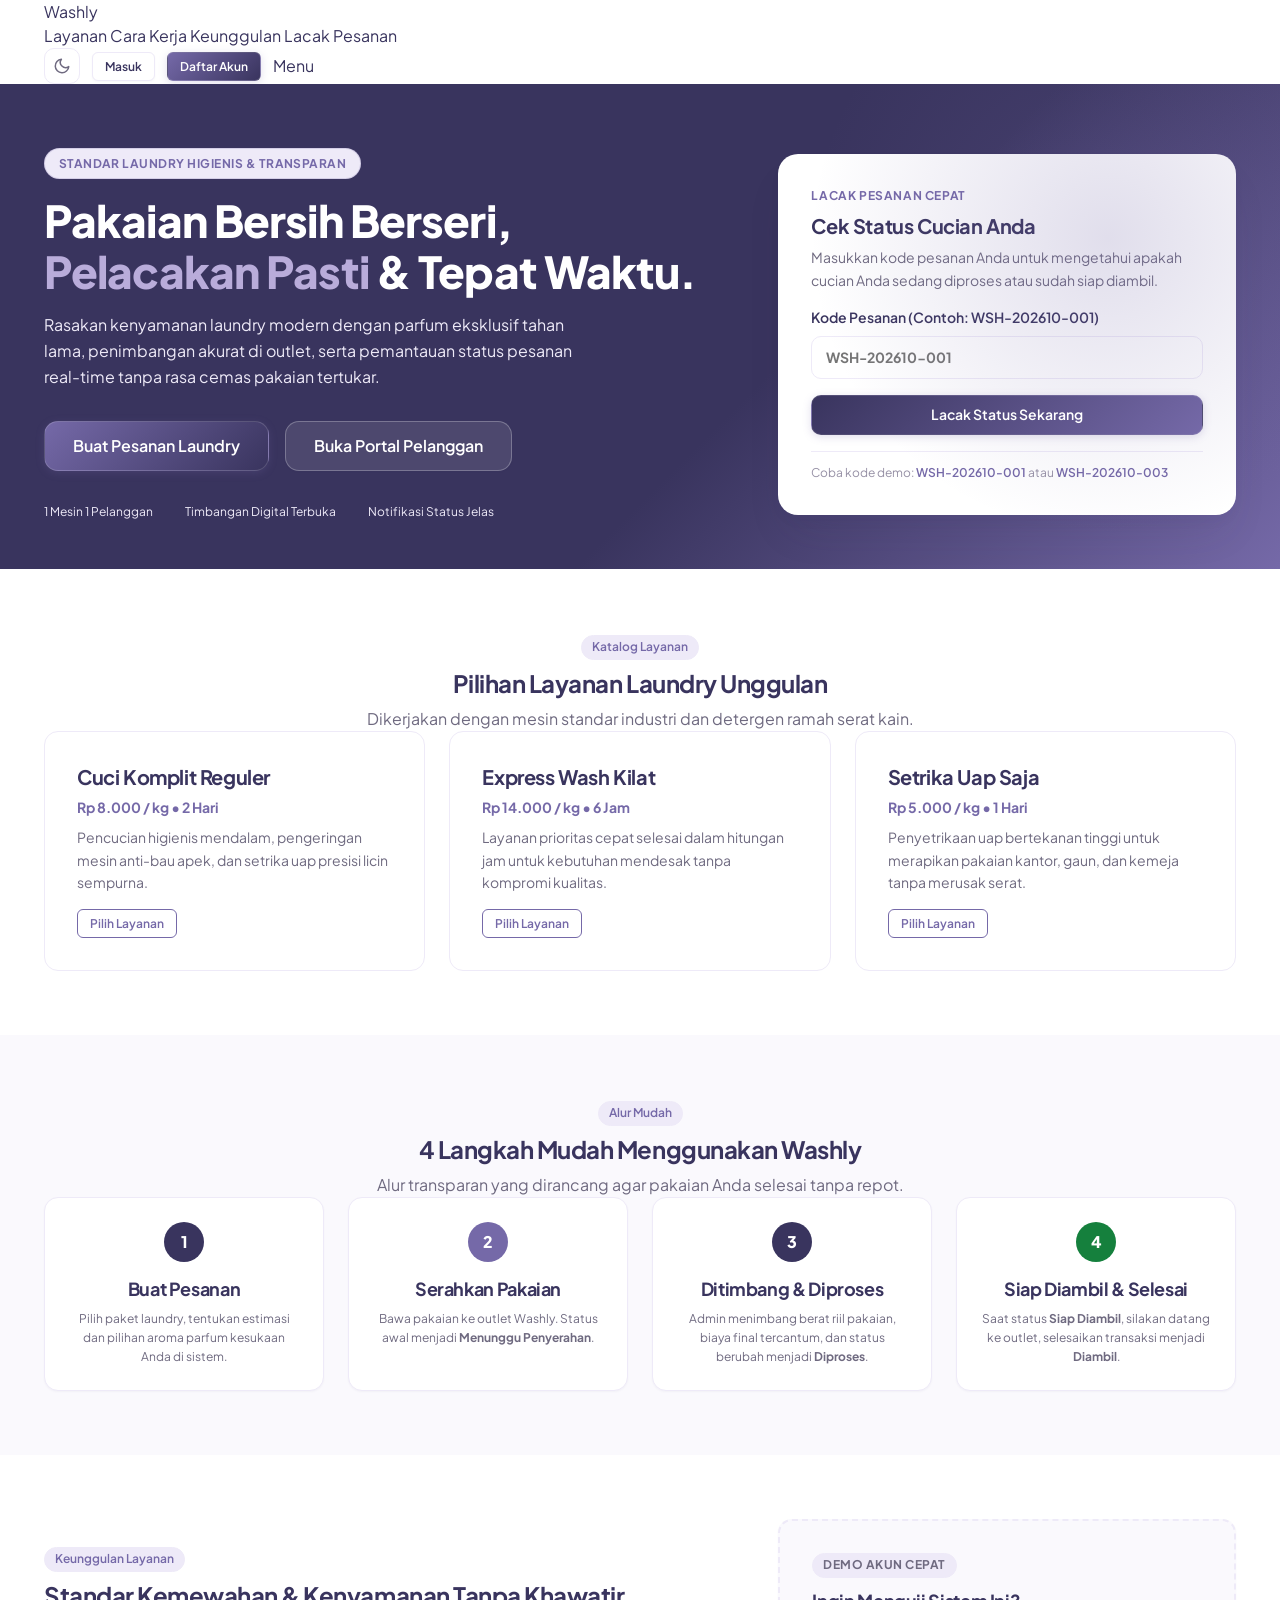
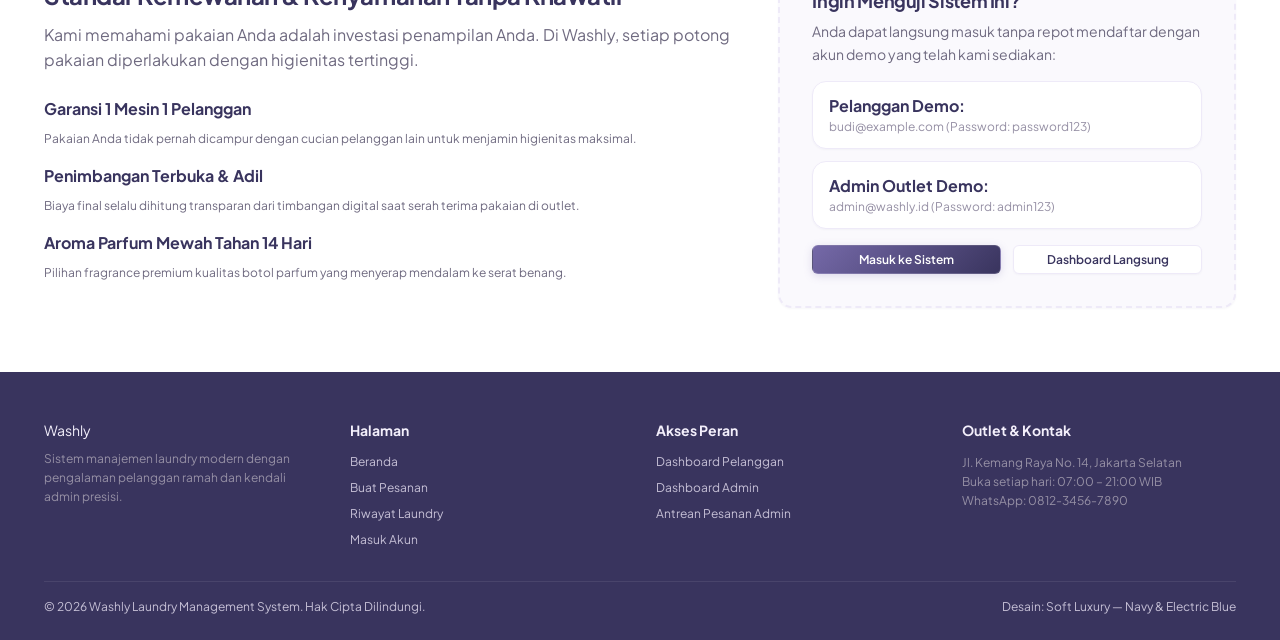
<file: index.html>
<!DOCTYPE html>
<html lang="id">
<head>
  <meta charset="UTF-8">
  <meta name="viewport" content="width=device-width, initial-scale=1.0">
  <title>Washly Layanan Laundry Modern, Cepat & Terpercaya</title>
  <script>
    (function() {
      try {
        const theme = localStorage.getItem('washly_theme');
        if (theme === 'dark') {
          document.documentElement.setAttribute('data-theme', 'dark');
        } else {
          document.documentElement.setAttribute('data-theme', 'light');
        }
      } catch (e) {}
    })();
  </script>
  <meta name="description" content="Sistem manajemen dan layanan laundry modern dengan pelacakan status pesanan real-time, penimbangan presisi, dan parfum mewah tahan lama.">
  
  <link rel="stylesheet" href="css/reset.css">
  <link rel="stylesheet" href="css/global.css">
  <link rel="stylesheet" href="css/components.css">
  <link rel="stylesheet" href="css/responsive.css">
  <style>
    /* Hero section styles */
    .landing-hero {
      background: linear-gradient(135deg, var(--color-primary-navy) 0%, var(--color-navy-dark) 60%, var(--color-navy-light) 100%);
      color: #FFFFFF;
      padding: var(--space-3xl) 0 var(--space-2xl);
      position: relative;
      overflow: hidden;
    }

    .landing-hero::before {
      content: '';
      position: absolute;
      top: -30%;
      right: -10%;
      width: 600px;
      height: 600px;
      background: radial-gradient(circle, var(--color-electric-blue-glow) 0%, transparent 70%);
      border-radius: 50%;
      pointer-events: none;
    }

    .hero-grid {
      display: grid;
      grid-template-columns: 1.2fr 0.8fr;
      gap: var(--space-2xl);
      align-items: center;
    }

    .hero-badge {
      display: inline-flex;
      align-items: center;
      gap: var(--space-xs);
      background: var(--color-electric-blue-light);
      border: 1px solid var(--color-electric-blue-glow);
      color: var(--color-electric-blue);
      padding: 0.35rem 0.85rem;
      border-radius: var(--radius-full);
      font-size: var(--font-size-xs);
      font-weight: 700;
      letter-spacing: 0.04em;
      margin-bottom: var(--space-md);
    }

    .hero-title {
      font-size: 2.75rem;
      color: #FFFFFF;
      line-height: 1.15;
      margin-bottom: var(--space-md);
      font-weight: 800;
    }

    .hero-title span {
      color: #B9ACDA;
    }

    .hero-desc {
      color: #EEEAF8;
      font-size: var(--font-size-base);
      line-height: 1.6;
      margin-bottom: var(--space-xl);
      max-width: 540px;
    }

    .hero-tracking-card {
      background: var(--color-surface);
      color: var(--color-text-primary);
      border-radius: var(--radius-xl);
      padding: var(--space-xl);
      box-shadow: var(--shadow-xl);
      border: 1px solid rgba(255, 255, 255, 0.1);
    }

    .feature-card {
      background: var(--color-surface);
      border: 1px solid var(--color-border);
      border-radius: var(--radius-lg);
      padding: var(--space-xl);
      transition: all var(--transition-fast);
    }

    .feature-card:hover {
      border-color: var(--color-electric-blue);
      transform: translateY(-4px);
      box-shadow: var(--shadow-md);
    }

    .feature-icon-wrapper {
      width: 52px;
      height: 52px;
      border-radius: var(--radius-md);
      background-color: var(--color-electric-blue-light);
      color: var(--color-electric-blue);
      display: flex;
      align-items: center;
      justify-content: center;
      margin-bottom: var(--space-md);
    }

    .step-circle-number {
      width: 40px;
      height: 40px;
      border-radius: 50%;
      background: var(--color-primary-navy);
      color: #FFFFFF;
      font-weight: 800;
      display: flex;
      align-items: center;
      justify-content: center;
      margin-bottom: var(--space-sm);
    }

    @media (max-width: 900px) {
      .hero-grid {
        grid-template-columns: 1fr;
      }
    }
  </style>
</head>
<body>

  <!-- Navigation Bar -->
  <header class="app-header" style="position: sticky; top: 0; background: var(--color-surface); box-shadow: var(--shadow-xs);">
    <div class="container header-container">
      <a href="index.html" class="brand-logo" id="header-brand-logo">
        <span>Washly</span>
      </a>

      <nav class="nav-menu" id="landing-nav-menu">
        <a href="#layanan" class="nav-link">Layanan</a>
        <a href="#cara-kerja" class="nav-link">Cara Kerja</a>
        <a href="#keunggulan" class="nav-link">Keunggulan</a>
        <a href="#lacak" class="nav-link">Lacak Pesanan</a>
      </nav>

      <div class="flex items-center gap-sm">
        <button type="button" class="theme-toggle-btn" id="theme-toggle" aria-label="Beralih ke mode gelap" title="Beralih Mode Gelap / Terang">
          <span class="theme-toggle-icon icon-sun" aria-hidden="true">
            <svg width="18" height="18" viewBox="0 0 24 24" fill="none" stroke="currentColor" stroke-width="2" stroke-linecap="round" stroke-linejoin="round"><circle cx="12" cy="12" r="5"></circle><line x1="12" y1="1" x2="12" y2="3"></line><line x1="12" y1="21" x2="12" y2="23"></line><line x1="4.22" y1="4.22" x2="5.64" y2="5.64"></line><line x1="18.36" y1="18.36" x2="19.78" y2="19.78"></line><line x1="1" y1="12" x2="3" y2="12"></line><line x1="21" y1="12" x2="23" y2="12"></line><line x1="4.22" y1="19.78" x2="5.64" y2="18.36"></line><line x1="18.36" y1="5.64" x2="19.78" y2="4.22"></line></svg>
          </span>
          <span class="theme-toggle-icon icon-moon" aria-hidden="true">
            <svg width="18" height="18" viewBox="0 0 24 24" fill="none" stroke="currentColor" stroke-width="2" stroke-linecap="round" stroke-linejoin="round"><path d="M21 12.79A9 9 0 1 1 11.21 3 7 7 0 0 0 21 12.79z"></path></svg>
          </span>
        </button>
        <a href="login.html" class="btn btn-secondary btn-sm" id="btn-nav-login">Masuk</a>
        <a href="register.html" class="btn btn-primary btn-sm" id="btn-nav-register">Daftar Akun</a>
        <button type="button" class="mobile-nav-toggle" aria-label="Toggle navigasi">Menu</button>
      </div>
    </div>
  </header>

  <!-- Hero Section -->
  <section class="landing-hero">
    <div class="container">
      <div class="hero-grid">
        <div>
          <div class="hero-badge">
            <span>STANDAR LAUNDRY HIGIENIS & TRANSPARAN</span>
          </div>
          <h1 class="hero-title">
            Pakaian Bersih Berseri, <br>
            <span>Pelacakan Pasti</span> & Tepat Waktu.
          </h1>
          <p class="hero-desc">
            Rasakan kenyamanan laundry modern dengan parfum eksklusif tahan lama, penimbangan akurat di outlet, serta pemantauan status pesanan real-time tanpa rasa cemas pakaian tertukar.
          </p>
          <div class="flex items-center gap-md flex-wrap">
            <a href="customer/order.html" class="btn btn-primary btn-lg" id="btn-hero-order">
              Buat Pesanan Laundry
            </a>
            <a href="login.html" class="btn btn-secondary btn-lg" style="background: rgba(255,255,255,0.1); color:#FFFFFF; border-color: rgba(255,255,255,0.25);">
              Buka Portal Pelanggan
            </a>
          </div>

          <div class="flex items-center gap-xl mt-xl flex-wrap" style="color: #EEEAF8; font-size: var(--font-size-xs);">
            <div>1 Mesin 1 Pelanggan</div>
            <div>Timbangan Digital Terbuka</div>
            <div>Notifikasi Status Jelas</div>
          </div>
        </div>

        <!-- Quick Tracking Box -->
        <div>
          <div class="hero-tracking-card" id="lacak">
            <div class="flex items-center gap-xs mb-xs" style="color: var(--color-electric-blue);">
              <span class="text-xs font-bold" style="letter-spacing: 0.05em; text-transform: uppercase;">Lacak Pesanan Cepat</span>
            </div>
            <h3 style="margin-bottom: var(--space-xs);">Cek Status Cucian Anda</h3>
            <p class="text-sm text-secondary mb-md">
              Masukkan kode pesanan Anda untuk mengetahui apakah cucian Anda sedang diproses atau sudah siap diambil.
            </p>

            <form id="landing-tracking-form">
              <div class="form-group mb-sm">
                <label for="tracking-code-input" class="form-label">Kode Pesanan (Contoh: WSH-202610-001)</label>
                <input type="text" id="tracking-code-input" class="form-control" placeholder="WSH-202610-001" required style="font-weight:700; text-transform:uppercase;">
              </div>
              <button type="submit" class="btn btn-navy" style="width: 100%;">
                Lacak Status Sekarang
              </button>
            </form>

            <div class="mt-md pt-sm text-xs text-muted" style="border-top: 1px solid var(--color-border);">
              Coba kode demo: <a href="customer/order-detail.html?id=WSH-202610-001" style="color:var(--color-electric-blue); font-weight:600;">WSH-202610-001</a> atau <a href="customer/order-detail.html?id=WSH-202610-003" style="color:var(--color-electric-blue); font-weight:600;">WSH-202610-003</a>
            </div>
          </div>
        </div>
      </div>
    </div>
  </section>

  <!-- Layanan Section -->
  <section class="section section-alternate" id="layanan" style="padding: var(--space-3xl) 0; background: var(--color-surface);">
    <div class="container">
      <div class="text-center mb-2xl">
        <span class="badge badge-service mb-xs">Katalog Layanan</span>
        <h2>Pilihan Layanan Laundry Unggulan</h2>
        <p style="max-width: 600px; margin: var(--space-xs) auto 0;">
          Dikerjakan dengan mesin standar industri dan detergen ramah serat kain.
        </p>
      </div>

      <div class="grid grid-cols-3 gap-lg" id="landing-services-grid">
        <!-- Rendered via config -->
        <div class="feature-card">
          <h3>Cuci Komplit Reguler</h3>
          <div class="text-sm font-bold mt-xs mb-xs" style="color:var(--color-electric-blue);">Rp 8.000 / kg • 2 Hari</div>
          <p class="text-sm text-secondary mb-md">Pencucian higienis mendalam, pengeringan mesin anti-bau apek, dan setrika uap presisi licin sempurna.</p>
          <a href="customer/order.html" class="btn btn-outline-primary btn-sm">Pilih Layanan</a>
        </div>

        <div class="feature-card">
          <h3>Express Wash Kilat</h3>
          <div class="text-sm font-bold mt-xs mb-xs" style="color:var(--color-electric-blue);">Rp 14.000 / kg • 6 Jam</div>
          <p class="text-sm text-secondary mb-md">Layanan prioritas cepat selesai dalam hitungan jam untuk kebutuhan mendesak tanpa kompromi kualitas.</p>
          <a href="customer/order.html" class="btn btn-outline-primary btn-sm">Pilih Layanan</a>
        </div>

        <div class="feature-card">
          <h3>Setrika Uap Saja</h3>
          <div class="text-sm font-bold mt-xs mb-xs" style="color:var(--color-electric-blue);">Rp 5.000 / kg • 1 Hari</div>
          <p class="text-sm text-secondary mb-md">Penyetrikaan uap bertekanan tinggi untuk merapikan pakaian kantor, gaun, dan kemeja tanpa merusak serat.</p>
          <a href="customer/order.html" class="btn btn-outline-primary btn-sm">Pilih Layanan</a>
        </div>
      </div>
    </div>
  </section>

  <!-- Cara Kerja Section -->
  <section class="section" id="cara-kerja" style="padding: var(--space-3xl) 0; background: var(--color-background);">
    <div class="container">
      <div class="text-center mb-2xl">
        <span class="badge badge-service mb-xs">Alur Mudah</span>
        <h2>4 Langkah Mudah Menggunakan Washly</h2>
        <p style="max-width: 600px; margin: var(--space-xs) auto 0;">
          Alur transparan yang dirancang agar pakaian Anda selesai tanpa repot.
        </p>
      </div>

      <div class="grid grid-cols-4 gap-lg">
        <div class="card" style="padding: var(--space-lg); text-align:center;">
          <div class="step-circle-number" style="margin: 0 auto var(--space-md);">1</div>
          <h4>Buat Pesanan</h4>
          <p class="text-xs text-secondary mt-xs">Pilih paket laundry, tentukan estimasi dan pilihan aroma parfum kesukaan Anda di sistem.</p>
        </div>

        <div class="card" style="padding: var(--space-lg); text-align:center;">
          <div class="step-circle-number" style="margin: 0 auto var(--space-md); background:var(--color-electric-blue);">2</div>
          <h4>Serahkan Pakaian</h4>
          <p class="text-xs text-secondary mt-xs">Bawa pakaian ke outlet Washly. Status awal menjadi <strong>Menunggu Penyerahan</strong>.</p>
        </div>

        <div class="card" style="padding: var(--space-lg); text-align:center;">
          <div class="step-circle-number" style="margin: 0 auto var(--space-md);">3</div>
          <h4>Ditimbang & Diproses</h4>
          <p class="text-xs text-secondary mt-xs">Admin menimbang berat riil pakaian, biaya final tercantum, dan status berubah menjadi <strong>Diproses</strong>.</p>
        </div>

        <div class="card" style="padding: var(--space-lg); text-align:center;">
          <div class="step-circle-number" style="margin: 0 auto var(--space-md); background:var(--color-success);">4</div>
          <h4>Siap Diambil & Selesai</h4>
          <p class="text-xs text-secondary mt-xs">Saat status <strong>Siap Diambil</strong>, silakan datang ke outlet, selesaikan transaksi menjadi <strong>Diambil</strong>.</p>
        </div>
      </div>
    </div>
  </section>

  <!-- Keunggulan Section -->
  <section class="section section-alternate" id="keunggulan" style="padding: var(--space-3xl) 0; background: var(--color-surface);">
    <div class="container">
      <div class="hero-grid">
        <div>
          <span class="badge badge-service mb-xs">Keunggulan Layanan</span>
          <h2>Standar Kemewahan & Kenyamanan Tanpa Khawatir</h2>
          <p class="text-secondary mt-sm mb-lg">
            Kami memahami pakaian Anda adalah investasi penampilan Anda. Di Washly, setiap potong pakaian diperlakukan dengan higienitas tertinggi.
          </p>

          <div class="flex flex-col gap-md">
            <div class="flex gap-md items-start">
              <div>
                <strong>Garansi 1 Mesin 1 Pelanggan</strong>
                <p class="text-xs text-secondary mt-xs">Pakaian Anda tidak pernah dicampur dengan cucian pelanggan lain untuk menjamin higienitas maksimal.</p>
              </div>
            </div>

            <div class="flex gap-md items-start">
              <div>
                <strong>Penimbangan Terbuka & Adil</strong>
                <p class="text-xs text-secondary mt-xs">Biaya final selalu dihitung transparan dari timbangan digital saat serah terima pakaian di outlet.</p>
              </div>
            </div>

            <div class="flex gap-md items-start">
              <div>
                <strong>Aroma Parfum Mewah Tahan 14 Hari</strong>
                <p class="text-xs text-secondary mt-xs">Pilihan fragrance premium kualitas botol parfum yang menyerap mendalam ke serat benang.</p>
              </div>
            </div>
          </div>
        </div>

        <div>
          <div class="card" style="padding: var(--space-xl); background: var(--color-background); border: 2px dashed var(--color-border);">
            <div class="flex items-center gap-xs mb-sm">
              <span class="badge badge-role">Demo Akun Cepat</span>
            </div>
            <h4>Ingin Menguji Sistem Ini?</h4>
            <p class="text-sm text-secondary mt-xs mb-md">
              Anda dapat langsung masuk tanpa repot mendaftar dengan akun demo yang telah kami sediakan:
            </p>
            <div class="flex flex-col gap-sm">
              <div class="p-sm card" style="padding: var(--space-sm) var(--space-md);">
                <strong>Pelanggan Demo:</strong>
                <div class="text-xs text-muted">budi@example.com (Password: password123)</div>
              </div>
              <div class="p-sm card" style="padding: var(--space-sm) var(--space-md);">
                <strong>Admin Outlet Demo:</strong>
                <div class="text-xs text-muted">admin@washly.id (Password: admin123)</div>
              </div>
            </div>
            <div class="flex gap-sm mt-md">
              <a href="login.html" class="btn btn-primary btn-sm" style="flex:1;">Masuk ke Sistem</a>
              <a href="customer/dashboard.html" class="btn btn-secondary btn-sm" style="flex:1;">Dashboard Langsung</a>
            </div>
          </div>
        </div>
      </div>
    </div>
  </section>

  <!-- Footer -->
  <footer style="background-color: var(--color-navy-dark); color: #C6C0D6; padding: var(--space-2xl) 0 var(--space-lg); font-size: var(--font-size-sm); margin-top: auto;">
    <div class="container">
      <div class="grid grid-cols-4 gap-xl mb-xl">
        <div>
          <a href="index.html" class="brand-logo" style="color:#F3EFFB; margin-bottom: var(--space-sm);">
            <span>Washly</span>
          </a>
          <p class="text-xs text-muted mt-xs">
            Sistem manajemen laundry modern dengan pengalaman pelanggan ramah dan kendali admin presisi.
          </p>
        </div>

        <div>
          <strong style="color:#F3EFFB; display:block; margin-bottom:var(--space-sm);">Halaman</strong>
          <ul class="flex flex-col gap-xs text-xs">
            <li><a href="index.html" style="color:#C6C0D6;">Beranda</a></li>
            <li><a href="customer/order.html" style="color:#C6C0D6;">Buat Pesanan</a></li>
            <li><a href="customer/history.html" style="color:#C6C0D6;">Riwayat Laundry</a></li>
            <li><a href="login.html" style="color:#C6C0D6;">Masuk Akun</a></li>
          </ul>
        </div>

        <div>
          <strong style="color:#F3EFFB; display:block; margin-bottom:var(--space-sm);">Akses Peran</strong>
          <ul class="flex flex-col gap-xs text-xs">
            <li><a href="customer/dashboard.html" style="color:#C6C0D6;">Dashboard Pelanggan</a></li>
            <li><a href="admin/dashboard.html" style="color:#C6C0D6;">Dashboard Admin</a></li>
            <li><a href="admin/orders.html" style="color:#C6C0D6;">Antrean Pesanan Admin</a></li>
          </ul>
        </div>

        <div>
          <strong style="color:#F3EFFB; display:block; margin-bottom:var(--space-sm);">Outlet & Kontak</strong>
          <p class="text-xs text-muted">
            Jl. Kemang Raya No. 14, Jakarta Selatan<br>
            Buka setiap hari: 07:00 – 21:00 WIB<br>
            WhatsApp: 0812-3456-7890
          </p>
        </div>
      </div>

      <div class="pt-md flex items-center justify-between flex-wrap gap-sm text-xs" style="border-top: 1px solid rgba(255,255,255,0.08);">
        <div>&copy; 2026 Washly Laundry Management System. Hak Cipta Dilindungi.</div>
        <div>Desain: Soft Luxury — Navy & Electric Blue</div>
      </div>
    </div>
  </footer>

  <!-- Scripts -->
  <script src="js/config.js"></script>
  <script src="js/mock-data.js"></script>
  <script src="js/validators.js"></script>
  <script src="js/api.js"></script>
  <script src="js/app.js"></script>
  <script src="js/navigation.js"></script>

  <script>
    // Quick tracking form on landing page
    document.getElementById('landing-tracking-form')?.addEventListener('submit', (e) => {
      e.preventDefault();
      const code = document.getElementById('tracking-code-input').value.trim().toUpperCase();
      if (code) {
        window.location.href = `customer/order-detail.html?id=${encodeURIComponent(code)}`;
      }
    });
  </script>
</body>
</html>
</file>
<file: css/global.css>
/* ==========================================================================
   Washly - Global Tokens & Layout
   Theme: Lavender White & Midnight Lavender
   ========================================================================== */

@import url('https://fonts.googleapis.com/css2?family=Plus+Jakarta+Sans:wght@300;400;500;600;700;800&display=swap');

:root {
  /* Brand Palette */
  --color-primary-navy: #39345E;
  --color-navy-dark: #39345E;
  --color-navy-light: #7569A8;
  --color-navy-surface: #EEEAF8;

  --color-electric-blue: #7569A8;
  --color-electric-blue-hover: #39345E;
  --color-electric-blue-light: #EEEAF8;
  --color-electric-blue-subtle: #EEEAF8;
  --color-electric-blue-glow: rgba(117, 105, 168, 0.22);

  /* Neutrals & Surfaces */
  --color-background: #FAF9FD;
  --color-surface: #FFFFFF;
  --color-surface-hover: #EEEAF8;
  --color-surface-elevated: #FFFFFF;

  /* Typography Colors */
  --color-text-primary: #39345E;
  --color-text-secondary: #6F6A80;
  --color-text-muted: #9690A5;
  --color-text-inverse: #FFFFFF;
  --color-text-link: #7569A8;

  /* Borders & Dividers */
  --color-border: #EEEAF8;
  --color-border-light: #EEEAF8;
  --color-border-focus: #7569A8;
  --color-card-border: #EEEAF8;

  /* Status Colors */
  --color-success: #15803D;
  --color-success-bg: #DCFCE7;
  --color-success-border: #86EFAC;

  --color-warning: #B45309;
  --color-warning-bg: #FEF3C7;
  --color-warning-border: #FCD34D;

  --color-error: #B91C1C;
  --color-error-bg: #FEE2E2;
  --color-error-border: #FCA5A5;

  --color-info: #0284C7;
  --color-info-bg: #E0F2FE;
  --color-info-border: #7DD3FC;

  /* Spacing Scale (8pt system) */
  --space-2xs: 0.25rem;  /* 4px */
  --space-xs: 0.5rem;    /* 8px */
  --space-sm: 0.75rem;   /* 12px */
  --space-md: 1rem;      /* 16px */
  --space-lg: 1.5rem;    /* 24px */
  --space-xl: 2rem;      /* 32px */
  --space-2xl: 3rem;     /* 48px */
  --space-3xl: 4rem;     /* 64px */

  /* Typography Scale */
  --font-family-base: 'Plus Jakarta Sans', -apple-system, BlinkMacSystemFont, 'Segoe UI', Roboto, sans-serif;
  --font-size-xs: 0.75rem;    /* 12px */
  --font-size-sm: 0.875rem;   /* 14px */
  --font-size-base: 1rem;     /* 16px */
  --font-size-lg: 1.125rem;   /* 18px */
  --font-size-xl: 1.25rem;    /* 20px */
  --font-size-2xl: 1.5rem;    /* 24px */
  --font-size-3xl: 1.875rem;  /* 30px */
  --font-size-4xl: 2.25rem;   /* 36px */

  /* Border Radii */
  --radius-xs: 4px;
  --radius-sm: 6px;
  --radius-md: 10px;
  --radius-lg: 14px;
  --radius-xl: 20px;
  --radius-full: 9999px;

  /* Subtle Soft Luxury Shadows */
  --shadow-xs: 0 1px 2px rgba(57, 52, 94, 0.04);
  --shadow-sm: 0 2px 5px rgba(57, 52, 94, 0.05), 0 1px 2px rgba(57, 52, 94, 0.03);
  --shadow-md: 0 4px 14px rgba(57, 52, 94, 0.06), 0 1px 3px rgba(57, 52, 94, 0.03);
  --shadow-lg: 0 12px 28px -6px rgba(57, 52, 94, 0.08), 0 4px 12px -2px rgba(57, 52, 94, 0.03);
  --shadow-xl: 0 24px 44px -12px rgba(57, 52, 94, 0.12), 0 8px 16px -4px rgba(57, 52, 94, 0.04);
  --shadow-glow: 0 0 24px rgba(117, 105, 168, 0.28);

  /* Physics-based Easing & Timing Curves */
  --ease-out-expo: cubic-bezier(0.16, 1, 0.3, 1);
  --ease-in-out: cubic-bezier(0.4, 0, 0.2, 1);
  --ease-spring: cubic-bezier(0.34, 1.4, 0.64, 1);

  --transition-fast: 150ms var(--ease-out-expo);
  --transition-normal: 240ms var(--ease-out-expo);
  --transition-slow: 380ms var(--ease-out-expo);
  --transition-spring: 300ms var(--ease-spring);
}

html {
  scroll-behavior: smooth;
  -webkit-font-smoothing: antialiased;
  -moz-osx-font-smoothing: grayscale;
  text-rendering: optimizeLegibility;
}

body {
  background-color: var(--color-background);
  color: var(--color-text-primary);
  font-family: var(--font-family-base);
  font-size: var(--font-size-base);
  min-height: 100vh;
  display: flex;
  flex-direction: column;
  overflow-x: hidden;
  opacity: 1;
  transition: opacity 160ms var(--ease-out-expo), transform 160ms var(--ease-out-expo);
}

/* Page entrance motion */
body.page-enter {
  animation: washlyPageEntrance 260ms var(--ease-out-expo) forwards;
}

/* Page exit transition for link clicks */
body.page-exit {
  opacity: 0 !important;
  transform: translateY(-4px) !important;
}

/* Top Navigation Loading Bar */
#washly-page-progress {
  position: fixed;
  top: 0;
  left: 0;
  height: 3px;
  width: 0%;
  background: linear-gradient(90deg, #7569A8, #B9ACDA, #A99BD5);
  box-shadow: 0 0 10px rgba(117, 105, 168, 0.6);
  z-index: 99999;
  transition: width 240ms var(--ease-out-expo), opacity 180ms ease;
  pointer-events: none;
}

/* Base typography helpers */
h1, h2, h3, h4, h5, h6 {
  color: var(--color-primary-navy);
  font-weight: 700;
  line-height: 1.25;
  letter-spacing: -0.02em;
}

h1 { font-size: var(--font-size-3xl); }
h2 { font-size: var(--font-size-2xl); }
h3 { font-size: var(--font-size-xl); }
h4 { font-size: var(--font-size-lg); }
p { color: var(--color-text-secondary); line-height: 1.6; }

/* Layout Containers */
.container {
  width: 100%;
  max-width: 1240px;
  margin-inline: auto;
  padding-inline: var(--space-lg);
}

.container-narrow {
  width: 100%;
  max-width: 900px;
  margin-inline: auto;
  padding-inline: var(--space-lg);
}

.container-full {
  width: 100%;
  padding-inline: var(--space-lg);
}

/* Flex utilities */
.flex { display: flex; }
.flex-col { display: flex; flex-direction: column; }
.flex-wrap { flex-wrap: wrap; }
.items-center { align-items: center; }
.items-start { align-items: flex-start; }
.justify-between { justify-content: space-between; }
.justify-center { justify-content: center; }
.justify-end { justify-content: flex-end; }
.gap-xs { gap: var(--space-xs); }
.gap-sm { gap: var(--space-sm); }
.gap-md { gap: var(--space-md); }
.gap-lg { gap: var(--space-lg); }
.gap-xl { gap: var(--space-xl); }

/* Grid utilities */
.grid { display: grid; }
.grid-cols-2 { grid-template-columns: repeat(2, minmax(0, 1fr)); }
.grid-cols-3 { grid-template-columns: repeat(3, minmax(0, 1fr)); }
.grid-cols-4 { grid-template-columns: repeat(4, minmax(0, 1fr)); }

/* Spacing helpers */
.mt-xs { margin-top: var(--space-xs); }
.mt-sm { margin-top: var(--space-sm); }
.mt-md { margin-top: var(--space-md); }
.mt-lg { margin-top: var(--space-lg); }
.mt-xl { margin-top: var(--space-xl); }
.mb-xs { margin-bottom: var(--space-xs); }
.mb-sm { margin-bottom: var(--space-sm); }
.mb-md { margin-bottom: var(--space-md); }
.mb-lg { margin-bottom: var(--space-lg); }
.mb-xl { margin-bottom: var(--space-xl); }

/* Text helpers */
.text-center { text-align: center; }
.text-right { text-align: right; }
.text-sm { font-size: var(--font-size-sm); }
.text-xs { font-size: var(--font-size-xs); }
.text-muted { color: var(--color-text-muted); }
.text-secondary { color: var(--color-text-secondary); }
.text-link { color: var(--color-text-link); text-decoration: none; transition: color var(--transition-fast); }
.text-link:hover { text-decoration: underline; color: var(--color-electric-blue-hover); }
.font-medium { font-weight: 500; }
.font-semibold { font-weight: 600; }
.font-bold { font-weight: 700; }
.block { display: block; }
.mt-2xs { margin-top: var(--space-2xs); }
.pt-sm { padding-top: var(--space-sm); }
.pt-md { padding-top: var(--space-md); }

/* Accessibility helper */
.sr-only {
  position: absolute;
  width: 1px;
  height: 1px;
  padding: 0;
  margin: -1px;
  overflow: hidden;
  clip: rect(0, 0, 0, 0);
  white-space: nowrap;
  border-width: 0;
}

/* ==========================================================================
   Motion Keyframes & Micro-Interaction Animations
   ========================================================================== */

@keyframes washlyPageEntrance {
  0% {
    opacity: 0;
    transform: translateY(6px);
  }
  100% {
    opacity: 1;
    transform: translateY(0);
  }
}

@keyframes pulseDot {
  0%, 100% {
    transform: scale(1);
    opacity: 1;
    box-shadow: 0 0 0 0 rgba(117, 105, 168, 0.4);
  }
  50% {
    transform: scale(1.15);
    opacity: 0.85;
    box-shadow: 0 0 0 4px rgba(117, 105, 168, 0);
  }
}

@keyframes pulseRing {
  0% {
    box-shadow: 0 0 0 0 rgba(117, 105, 168, 0.45);
  }
  70% {
    box-shadow: 0 0 0 8px rgba(117, 105, 168, 0);
  }
  100% {
    box-shadow: 0 0 0 0 rgba(117, 105, 168, 0);
  }
}

@keyframes popIn {
  0% {
    opacity: 0;
    transform: scale(0.6);
  }
  70% {
    transform: scale(1.12);
  }
  100% {
    opacity: 1;
    transform: scale(1);
  }
}

@keyframes shakeError {
  0%, 100% { transform: translateX(0); }
  20%, 60% { transform: translateX(-5px); }
  40%, 80% { transform: translateX(5px); }
}

@keyframes shimmer {
  0% {
    background-position: -200% 0;
  }
  100% {
    background-position: 200% 0;
  }
}

@keyframes priceGlowTicker {
  0% {
    background-color: rgba(117, 105, 168, 0.18);
    transform: scale(1.03);
  }
  50% {
    background-color: rgba(117, 105, 168, 0.08);
  }
  100% {
    background-color: transparent;
    transform: scale(1);
  }
}

/* Utility Animation Classes */
.animate-fade-in {
  animation: washlyPageEntrance 240ms var(--ease-out-expo) forwards;
}

.price-flash {
  animation: priceGlowTicker 600ms var(--ease-out-expo) forwards;
  border-radius: var(--radius-sm);
  display: inline-block;
}

.shake {
  animation: shakeError 340ms ease-in-out;
}

/* Skeleton Loading Shimmer */
.skeleton {
  background: linear-gradient(90deg, #EEEAF8 25%, #FFFFFF 50%, #EEEAF8 75%);
  background-size: 200% 100%;
  animation: shimmer 1.6s infinite ease-in-out;
  border-radius: var(--radius-sm);
}

/* ==========================================================================
   Prefers Reduced Motion Respect (WCAG & Accessibility)
   ========================================================================== */
@media (prefers-reduced-motion: reduce) {
  *,
  *::before,
  *::after {
    animation-duration: 0.01ms !important;
    animation-iteration-count: 1 !important;
    transition-duration: 0.01ms !important;
    scroll-behavior: auto !important;
  }

  body.page-enter,
  body.page-exit {
    animation: none !important;
    transform: none !important;
    opacity: 1 !important;
  }

  #washly-page-progress {
    display: none !important;
  }
}

/* ==========================================================================
   Dark Theme (Tokens, Surfaces & Component Adaptations)
   Theme: MIDNIGHT LAVENDER
   ========================================================================== */

/* Color scheme indicator for browser native controls */
html[data-theme="dark"] {
  color-scheme: dark;
}

html[data-theme="light"],
html:not([data-theme="dark"]) {
  color-scheme: light;
}

/* Smooth transition when toggling themes */
body,
.app-header,
.admin-topbar,
.admin-sidebar,
.card,
.stat-card,
.admin-metric-card,
.service-card,
.scent-option,
.table-container,
.modal-dialog,
.toast,
.form-control,
.form-select,
.form-textarea,
.auth-card,
.auth-role-tabs,
.auth-demo-pill,
.weight-input-box,
.status-radio-option,
.cost-calculation-panel,
.theme-toggle-btn {
  transition: background-color var(--transition-normal),
              border-color var(--transition-normal),
              color var(--transition-normal),
              box-shadow var(--transition-normal);
}

/* Dark Mode Design Tokens */
[data-theme="dark"] {
  /* Brand Palette Adaptations for Dark Mode */
  --color-primary-navy: #A99BD5;
  --color-navy-dark: #171526;
  --color-navy-light: #7569A8;
  --color-navy-surface: #25213A;

  --color-electric-blue: #B9ACDA;
  --color-electric-blue-hover: #A99BD5;
  --color-electric-blue-light: rgba(117, 105, 168, 0.2);
  --color-electric-blue-subtle: #39345E;
  --color-electric-blue-glow: rgba(185, 172, 218, 0.35);

  /* Layered Midnight Lavender surfaces */
  --color-background: #171526;
  --color-surface: #25213A;
  --color-surface-hover: #39345E;
  --color-surface-elevated: #25213A;

  /* Typography Colors */
  --color-text-primary: #F3EFFB;
  --color-text-secondary: #C6C0D6;
  --color-text-muted: #9690A5;
  --color-text-inverse: #171526;
  --color-text-link: #B9ACDA;

  /* Borders & Dividers */
  --color-border: #39334F;
  --color-border-light: #39334F;
  --color-border-focus: #B9ACDA;
  --color-card-border: #39334F;

  /* Status Colors (Muted dark backgrounds with high contrast foregrounds) */
  --color-success: #4ADE80;
  --color-success-bg: rgba(34, 197, 94, 0.15);
  --color-success-border: rgba(74, 222, 128, 0.35);

  --color-warning: #FBBF24;
  --color-warning-bg: rgba(245, 158, 11, 0.15);
  --color-warning-border: rgba(251, 191, 36, 0.35);

  --color-error: #F87171;
  --color-error-bg: rgba(239, 68, 68, 0.15);
  --color-error-border: rgba(248, 113, 113, 0.35);

  --color-info: #38BDF8;
  --color-info-bg: rgba(14, 165, 233, 0.15);
  --color-info-border: rgba(56, 189, 248, 0.35);

  /* Shadows for dark mode surfaces */
  --shadow-xs: 0 1px 2px rgba(0, 0, 0, 0.4);
  --shadow-sm: 0 2px 5px rgba(0, 0, 0, 0.45), 0 1px 2px rgba(0, 0, 0, 0.3);
  --shadow-md: 0 4px 14px rgba(0, 0, 0, 0.5), 0 1px 3px rgba(0, 0, 0, 0.3);
  --shadow-lg: 0 12px 28px -6px rgba(0, 0, 0, 0.6), 0 4px 12px -2px rgba(0, 0, 0, 0.35);
  --shadow-xl: 0 24px 44px -12px rgba(0, 0, 0, 0.7), 0 8px 16px -4px rgba(0, 0, 0, 0.4);
  --shadow-glow: 0 0 24px rgba(185, 172, 218, 0.35);
}

/* Headings and Titles in Dark Mode */
[data-theme="dark"] h1,
[data-theme="dark"] h2,
[data-theme="dark"] h3,
[data-theme="dark"] h4,
[data-theme="dark"] h5,
[data-theme="dark"] h6,
[data-theme="dark"] .card-title,
[data-theme="dark"] .brand-logo,
[data-theme="dark"] .user-name,
[data-theme="dark"] .stat-value,
[data-theme="dark"] .service-name,
[data-theme="dark"] .admin-metric-value,
[data-theme="dark"] .empty-state-title,
[data-theme="dark"] .modal-title,
[data-theme="dark"] .auth-title,
[data-theme="dark"] .auth-logo,
[data-theme="dark"] .summary-total-label,
[data-theme="dark"] .cost-row.total,
[data-theme="dark"] .weight-display-group input,
[data-theme="dark"] strong[style*="color:var(--color-primary-navy)"],
[data-theme="dark"] strong[style*="color: var(--color-primary-navy)"],
[data-theme="dark"] span[style*="color:var(--color-primary-navy)"],
[data-theme="dark"] span[style*="color: var(--color-primary-navy)"],
[data-theme="dark"] strong[style*="color:#0B1F3A"],
[data-theme="dark"] strong[style*="color: #0B1F3A"] {
  color: var(--color-text-primary) !important;
}

/* Nav links hover & active */
[data-theme="dark"] .nav-link {
  color: var(--color-text-secondary);
}
[data-theme="dark"] .nav-link:hover {
  color: var(--color-text-primary);
  background-color: var(--color-surface-hover);
}
[data-theme="dark"] .nav-link.active {
  color: var(--color-electric-blue);
  background-color: var(--color-electric-blue-light);
}

/* App Header & Admin Topbar */
[data-theme="dark"] .app-header {
  background-color: rgba(37, 33, 58, 0.94);
  border-bottom-color: var(--color-border);
}
[data-theme="dark"] .admin-topbar {
  background-color: rgba(37, 33, 58, 0.94);
  border-bottom-color: var(--color-border);
}

/* Admin Sidebar */
[data-theme="dark"] .admin-sidebar {
  background-color: var(--color-background);
  border-right: 1px solid var(--color-border);
}
[data-theme="dark"] .admin-sidebar-header {
  border-bottom-color: var(--color-border);
}
[data-theme="dark"] .admin-sidebar-footer {
  border-top-color: var(--color-border);
}
[data-theme="dark"] .admin-nav-item.active {
  color: var(--color-text-inverse);
}
[data-theme="dark"] .admin-nav-item {
  color: var(--color-text-secondary);
}
[data-theme="dark"] .user-avatar {
  background-color: var(--color-electric-blue);
  color: var(--color-text-inverse);
}
[data-theme="dark"] .admin-nav-item:hover {
  color: var(--color-text-primary);
}

/* Mobile Menus & Drawers */
[data-theme="dark"] .mobile-nav-toggle,
[data-theme="dark"] .admin-mobile-toggle {
  background-color: var(--color-surface);
  color: var(--color-text-primary);
  border-color: var(--color-border);
}
[data-theme="dark"] .nav-menu {
  background-color: rgba(37, 33, 58, 0.98);
  border-bottom-color: var(--color-border);
}

/* Secondary Button */
[data-theme="dark"] .btn-secondary {
  background-color: var(--color-surface);
  color: var(--color-text-primary);
  border-color: var(--color-border);
}
[data-theme="dark"] .btn-secondary:hover {
  background-color: var(--color-surface-hover);
  border-color: var(--color-electric-blue);
  color: var(--color-text-primary);
}
[data-theme="dark"] .btn-primary,
[data-theme="dark"] .btn-navy,
[data-theme="dark"] .step-item.active .step-circle,
[data-theme="dark"] .step-item.completed .step-circle,
[data-theme="dark"] .service-card.selected .service-icon,
[data-theme="dark"] .step-circle-number {
  color: var(--color-text-inverse);
}

/* Form Controls */
[data-theme="dark"] .form-control,
[data-theme="dark"] .form-select,
[data-theme="dark"] .form-textarea,
[data-theme="dark"] .weight-display-group input {
  background-color: var(--color-surface);
  color: var(--color-text-primary);
  border-color: var(--color-border);
}
[data-theme="dark"] .form-control:focus,
[data-theme="dark"] .form-select:focus,
[data-theme="dark"] .form-textarea:focus {
  border-color: var(--color-electric-blue);
  box-shadow: 0 0 0 3px rgba(185, 172, 218, 0.25);
}
[data-theme="dark"] .form-control.is-invalid,
[data-theme="dark"] .form-select.is-invalid,
[data-theme="dark"] .form-textarea.is-invalid {
  background-color: var(--color-surface);
}
[data-theme="dark"] .form-select option {
  background-color: var(--color-surface);
  color: var(--color-text-primary);
}
[data-theme="dark"] .form-control::placeholder,
[data-theme="dark"] .form-textarea::placeholder {
  color: var(--color-text-muted);
}
[data-theme="dark"] input[readonly].form-control,
[data-theme="dark"] .form-control[readonly],
[data-theme="dark"] input[readonly] {
  background-color: var(--color-surface-hover) !important;
  color: var(--color-text-muted) !important;
  border-color: var(--color-border) !important;
}

/* Cards & Containers */
[data-theme="dark"] .card {
  background-color: var(--color-surface);
  border-color: var(--color-card-border);
}
[data-theme="dark"] .card-header {
  border-bottom-color: var(--color-border);
}
[data-theme="dark"] .card-footer {
  background-color: var(--color-surface-hover);
  border-top-color: var(--color-border);
}
[data-theme="dark"] .stat-card,
[data-theme="dark"] .admin-metric-card {
  background-color: var(--color-surface);
  border-color: var(--color-card-border);
}

/* Tables */
[data-theme="dark"] .table-container {
  background-color: var(--color-surface);
  border-color: var(--color-border);
}
[data-theme="dark"] .data-table th {
  background-color: var(--color-surface-hover);
  color: var(--color-text-secondary);
  border-bottom-color: var(--color-border);
}
[data-theme="dark"] .data-table td {
  border-bottom-color: var(--color-border);
  color: var(--color-text-primary);
}
[data-theme="dark"] .data-table tbody tr:hover {
  background-color: rgba(117, 105, 168, 0.12);
}

/* Stepper & Timeline */
[data-theme="dark"] .step-circle {
  background-color: var(--color-surface);
  border-color: var(--color-border);
  color: var(--color-text-muted);
}
[data-theme="dark"] .step-item.completed .step-circle {
  background-color: #A99BD5;
  border-color: #A99BD5;
  color: var(--color-text-inverse);
}
[data-theme="dark"] .step-item.completed:not(:last-child)::after {
  background-color: #A99BD5;
}
[data-theme="dark"] .step-item.completed .step-title {
  color: var(--color-text-primary);
}
[data-theme="dark"] .step-item:not(:last-child)::after {
  background-color: var(--color-border);
}
[data-theme="dark"] .timeline::before {
  background-color: var(--color-border);
}
[data-theme="dark"] .timeline-node {
  background-color: var(--color-surface);
  border-color: var(--color-border);
}
[data-theme="dark"] .timeline-item.completed .timeline-node {
  background-color: #A99BD5;
  border-color: #A99BD5;
}

/* Modals & Toasts */
[data-theme="dark"] .modal-dialog {
  background-color: var(--color-surface);
  border: 1px solid var(--color-border);
}
[data-theme="dark"] .modal-header {
  border-bottom-color: var(--color-border);
}
[data-theme="dark"] .modal-footer {
  background-color: var(--color-surface-hover);
  border-top-color: var(--color-border);
}
[data-theme="dark"] .toast {
  background-color: var(--color-surface-elevated);
  border: 1px solid var(--color-border);
  color: var(--color-text-primary);
}

/* Status Badges */
[data-theme="dark"] .badge-status-menunggu {
  background-color: rgba(245, 158, 11, 0.18);
  color: #FCD34D;
  border-color: rgba(245, 158, 11, 0.35);
}
[data-theme="dark"] .badge-status-diproses {
  background-color: rgba(14, 165, 233, 0.18);
  color: #38BDF8;
  border-color: rgba(14, 165, 233, 0.35);
}
[data-theme="dark"] .badge-status-siap {
  background-color: rgba(139, 92, 246, 0.18);
  color: #C4B5FD;
  border-color: rgba(139, 92, 246, 0.35);
}
[data-theme="dark"] .badge-status-diambil {
  background-color: rgba(34, 197, 94, 0.18);
  color: #86EFAC;
  border-color: rgba(34, 197, 94, 0.35);
}
[data-theme="dark"] .badge-service {
  background-color: rgba(185, 172, 218, 0.18);
  color: #B9ACDA;
  border-color: rgba(185, 172, 218, 0.35);
}
[data-theme="dark"] .badge-role {
  background-color: var(--color-surface-hover);
  color: var(--color-text-secondary);
  border-color: var(--color-border);
}

/* Customer Specific Components */
[data-theme="dark"] .service-card {
  background-color: var(--color-surface);
  border-color: var(--color-border);
}
[data-theme="dark"] .service-card:hover {
  border-color: var(--color-electric-blue);
}
[data-theme="dark"] .service-card.selected {
  border-color: var(--color-electric-blue);
  background: linear-gradient(180deg, var(--color-surface) 0%, rgba(117, 105, 168, 0.2) 100%);
}
[data-theme="dark"] .service-icon {
  background-color: var(--color-surface-hover);
  color: var(--color-text-primary);
}
[data-theme="dark"] .scent-option {
  background-color: var(--color-surface);
  border-color: var(--color-border);
  color: var(--color-text-secondary);
}
[data-theme="dark"] .scent-option:hover {
  border-color: var(--color-electric-blue);
}
[data-theme="dark"] .scent-option.selected {
  background-color: rgba(117, 105, 168, 0.3);
  color: #B9ACDA;
  border-color: var(--color-electric-blue);
}
[data-theme="dark"] .summary-row {
  border-bottom-color: var(--color-border);
}
[data-theme="dark"] .summary-total {
  border-top-color: var(--color-border);
}
[data-theme="dark"] .order-notice {
  background-color: rgba(245, 158, 11, 0.12);
  border-color: rgba(245, 158, 11, 0.3);
  color: #FCD34D;
}
/* Admin Specific Components */
[data-theme="dark"] .weight-input-box {
  background-color: var(--color-surface-hover);
  border-color: var(--color-border);
}
[data-theme="dark"] .weight-input-box.highlight {
  background-color: rgba(117, 105, 168, 0.2);
  border-color: var(--color-electric-blue);
}
[data-theme="dark"] .cost-calculation-panel {
  background-color: var(--color-surface);
  border-color: var(--color-border);
}
[data-theme="dark"] .status-radio-option {
  background-color: var(--color-surface);
  border-color: var(--color-border);
  color: var(--color-text-primary);
}
[data-theme="dark"] .status-radio-option:hover {
  background-color: var(--color-surface-hover);
  border-color: var(--color-electric-blue);
}
[data-theme="dark"] .status-radio-option.selected {
  background-color: rgba(117, 105, 168, 0.2);
  border-color: var(--color-electric-blue);
}
[data-theme="dark"] .status-radio-option.disabled {
  background-color: var(--color-surface-hover);
  opacity: 0.4;
}

/* Auth Specific Components */
[data-theme="dark"] .auth-card {
  background-color: var(--color-surface);
  border-color: var(--color-card-border);
  box-shadow: 0 20px 45px -10px rgba(0, 0, 0, 0.5);
}
[data-theme="dark"] .auth-role-tabs {
  background-color: var(--color-surface-hover);
  border-color: var(--color-border);
}
[data-theme="dark"] .auth-role-tab {
  color: var(--color-text-secondary);
}
[data-theme="dark"] .auth-role-tab.active {
  background-color: var(--color-surface);
  color: var(--color-text-primary);
  box-shadow: 0 1px 3px rgba(0, 0, 0, 0.4);
}
[data-theme="dark"] .auth-demo-accounts {
  background-color: rgba(117, 105, 168, 0.12);
  border-color: var(--color-border);
}
[data-theme="dark"] .auth-demo-pill {
  background-color: var(--color-surface);
  border-color: var(--color-border);
  color: var(--color-text-primary);
}
[data-theme="dark"] .auth-demo-pill:hover {
  background-color: var(--color-electric-blue-light);
  border-color: var(--color-electric-blue);
  color: var(--color-text-primary);
}

/* Landing Page Specific Overrides */
[data-theme="dark"] .landing-hero,
[data-theme="dark"] .welcome-hero {
  background: linear-gradient(135deg, #171526 0%, #25213A 100%);
  color: var(--color-text-primary);
}
[data-theme="dark"] .hero-title,
[data-theme="dark"] .welcome-text h1 {
  color: var(--color-text-primary);
}
[data-theme="dark"] .hero-desc,
[data-theme="dark"] .welcome-text p {
  color: var(--color-text-secondary);
}
[data-theme="dark"] .hero-title span {
  color: var(--color-electric-blue);
}
[data-theme="dark"] .hero-tracking-card,
[data-theme="dark"] .feature-card {
  background-color: var(--color-surface);
  border-color: var(--color-border);
}
[data-theme="dark"] .section-alternate {
  background-color: var(--color-surface) !important;
}
[data-theme="dark"] .step-circle-number {
  background: var(--color-electric-blue);
  color: var(--color-text-inverse);
}

/* Skeleton Loading in Dark Mode */
[data-theme="dark"] .skeleton {
  background: linear-gradient(90deg, #25213A 25%, #39345E 50%, #25213A 75%);
}

/* Demo Banner In Dark Mode */
[data-theme="dark"] .demo-banner {
  background: linear-gradient(90deg, #171526 0%, #25213A 100%);
  border-bottom: 1px solid var(--color-border);
}

/* Live Backend Mode (when Demo Banner is disabled) sticky offset alignment */
body.live-mode .app-header,
body.live-mode .admin-topbar {
  top: 0;
}
body.live-mode .admin-layout {
  min-height: 100vh;
}
@media (max-width: 768px) {
  body.live-mode .nav-menu {
    top: 70px;
  }
  body.live-mode .admin-sidebar {
    top: 0;
  }
}

/* Empty State Background in Dark Mode */
[data-theme="dark"] .empty-state {
  background-color: var(--color-surface) !important;
  border-color: var(--color-border) !important;
}

/* Theme Switcher Toggle Button */
.theme-toggle-btn {
  display: inline-flex;
  align-items: center;
  justify-content: center;
  width: 36px;
  height: 36px;
  border-radius: var(--radius-md);
  background-color: var(--color-surface);
  border: 1px solid var(--color-border);
  color: var(--color-text-secondary);
  cursor: pointer;
  transition: all var(--transition-fast);
  padding: 0;
  position: relative;
  flex-shrink: 0;
}

.theme-toggle-btn:hover {
  color: var(--color-electric-blue);
  border-color: var(--color-electric-blue);
  background-color: var(--color-surface-hover);
  transform: translateY(-1px);
}

.theme-toggle-btn:active {
  transform: scale(0.94);
}

.theme-toggle-btn:focus-visible {
  outline: 2px solid var(--color-electric-blue);
  outline-offset: 2px;
}

.theme-toggle-icon {
  display: inline-flex;
  align-items: center;
  justify-content: center;
  transition: transform var(--transition-normal);
}

/* Light Mode: show Moon (invitation to switch to dark) */
:root:not([data-theme="dark"]) .theme-toggle-btn .icon-sun {
  display: none;
}
:root:not([data-theme="dark"]) .theme-toggle-btn .icon-moon {
  display: flex;
}

/* Dark Mode: show Sun (invitation to switch to light) */
[data-theme="dark"] .theme-toggle-btn .icon-moon {
  display: none;
}
[data-theme="dark"] .theme-toggle-btn .icon-sun {
  display: flex;
  color: #FBBF24;
}
</file>
<file: css/components.css>
/* ==========================================================================
   Washly - Reusable Components
   Buttons, Form Inputs, Cards, Tables, Badges, Steppers, Modals, Toasts
   ========================================================================== */

/* --------------------------------------------------------------------------
   Buttons
   -------------------------------------------------------------------------- */
.btn {
  display: inline-flex;
  align-items: center;
  justify-content: center;
  gap: var(--space-xs);
  padding: 0.625rem 1.25rem;
  font-size: var(--font-size-sm);
  font-weight: 600;
  border-radius: var(--radius-md);
  border: 1px solid transparent;
  transition: all var(--transition-fast);
  text-decoration: none;
  white-space: nowrap;
  line-height: 1.25;
  cursor: pointer;
  user-select: none;
  position: relative;
}

.btn:active {
  transform: scale(0.97) !important;
}

.btn:focus-visible {
  outline: 2px solid var(--color-electric-blue);
  outline-offset: 2px;
}

.btn:disabled {
  opacity: 0.55;
  cursor: not-allowed;
  pointer-events: none;
  transform: none !important;
}

.btn-primary {
  background: linear-gradient(135deg, var(--color-electric-blue) 0%, var(--color-electric-blue-hover) 100%);
  color: #FFFFFF;
  border-color: rgba(255, 255, 255, 0.15);
  box-shadow: 0 2px 8px var(--color-electric-blue-glow);
}

.btn-primary:hover {
  background: linear-gradient(135deg, var(--color-electric-blue-hover) 0%, var(--color-navy-light) 100%);
  border-color: rgba(255, 255, 255, 0.25);
  box-shadow: 0 4px 16px var(--color-electric-blue-glow);
  transform: translateY(-1.5px);
}

.btn-navy {
  background: linear-gradient(135deg, var(--color-primary-navy) 0%, var(--color-navy-light) 100%);
  color: #FFFFFF;
  border-color: rgba(255, 255, 255, 0.1);
  box-shadow: 0 2px 8px var(--color-electric-blue-glow);
}

.btn-navy:hover {
  background: linear-gradient(135deg, var(--color-navy-light) 0%, var(--color-primary-navy) 100%);
  border-color: rgba(255, 255, 255, 0.18);
  box-shadow: 0 4px 14px var(--color-electric-blue-glow);
  transform: translateY(-1.5px);
}

.btn-secondary {
  background-color: var(--color-surface);
  color: var(--color-text-primary);
  border-color: var(--color-border);
  box-shadow: var(--shadow-xs);
}

.btn-secondary:hover {
  background-color: var(--color-surface-hover);
  border-color: var(--color-border);
  color: var(--color-primary-navy);
  transform: translateY(-1px);
  box-shadow: var(--shadow-sm);
}

.btn-outline-primary {
  background-color: transparent;
  color: var(--color-electric-blue);
  border-color: var(--color-electric-blue);
}

.btn-outline-primary:hover {
  background-color: var(--color-electric-blue-light);
  transform: translateY(-1px);
}

.btn-danger {
  background-color: var(--color-error);
  color: #FFFFFF;
  border-color: var(--color-error);
  box-shadow: 0 2px 6px rgba(185, 28, 28, 0.25);
}

.btn-danger:hover {
  background-color: #991B1B;
  box-shadow: 0 4px 12px rgba(185, 28, 28, 0.35);
  transform: translateY(-1px);
}

.btn-sm {
  padding: 0.375rem 0.75rem;
  font-size: var(--font-size-xs);
  border-radius: var(--radius-sm);
}

.btn-lg {
  padding: 0.875rem 1.75rem;
  font-size: var(--font-size-base);
  border-radius: var(--radius-lg);
}

.btn-icon {
  padding: 0.5rem;
  border-radius: var(--radius-md);
}

/* --------------------------------------------------------------------------
   Cards
   -------------------------------------------------------------------------- */
.card {
  background-color: var(--color-surface);
  border: 1px solid var(--color-card-border);
  border-radius: var(--radius-lg);
  box-shadow: var(--shadow-xs);
  overflow: hidden;
  transition: box-shadow var(--transition-normal), border-color var(--transition-normal), transform var(--transition-normal);
}

.card-hover:hover {
  border-color: var(--color-electric-blue);
  box-shadow: var(--shadow-md);
  transform: translateY(-2.5px);
}

.card-header {
  padding: var(--space-lg);
  border-bottom: 1px solid var(--color-border);
  display: flex;
  align-items: center;
  justify-content: space-between;
}

.card-title {
  font-size: var(--font-size-lg);
  font-weight: 700;
  color: var(--color-primary-navy);
  margin: 0;
}

.card-subtitle {
  font-size: var(--font-size-sm);
  color: var(--color-text-secondary);
  margin-top: var(--space-2xs);
}

.card-body {
  padding: var(--space-lg);
}

.card-footer {
  padding: var(--space-md) var(--space-lg);
  background-color: var(--color-surface-hover);
  border-top: 1px solid var(--color-border);
}

/* --------------------------------------------------------------------------
   Form Controls
   -------------------------------------------------------------------------- */
.form-group {
  margin-bottom: var(--space-md);
  display: flex;
  flex-direction: column;
}

.form-label {
  display: block;
  font-size: var(--font-size-sm);
  font-weight: 600;
  color: var(--color-text-primary);
  margin-bottom: var(--space-xs);
}

.form-label .required {
  color: var(--color-error);
  margin-left: 2px;
}

.form-control,
.form-select,
.form-textarea {
  width: 100%;
  padding: 0.625rem 0.875rem;
  font-size: var(--font-size-sm);
  color: var(--color-text-primary);
  background-color: var(--color-surface);
  border: 1px solid var(--color-border);
  border-radius: var(--radius-md);
  transition: border-color var(--transition-fast), box-shadow var(--transition-fast), background-color var(--transition-fast);
}

.form-control:focus,
.form-select:focus,
.form-textarea:focus {
  border-color: var(--color-border-focus);
  box-shadow: 0 0 0 3px var(--color-electric-blue-glow);
  outline: none;
}

.form-control.is-invalid,
.form-select.is-invalid,
.form-textarea.is-invalid {
  border-color: var(--color-error);
  background-color: #FFFDFD;
  animation: shakeError 340ms ease-in-out;
}

.form-control.is-invalid:focus {
  box-shadow: 0 0 0 3px rgba(185, 28, 28, 0.18);
}

.form-hint {
  font-size: var(--font-size-xs);
  color: var(--color-text-secondary);
  margin-top: var(--space-2xs);
}

.form-error {
  font-size: var(--font-size-xs);
  color: var(--color-error);
  margin-top: var(--space-2xs);
  display: none;
}

.form-error.visible {
  display: block;
}

.input-password-wrapper {
  position: relative;
  display: flex;
  align-items: center;
}

.input-password-wrapper .form-control {
  padding-right: 2.75rem;
}

.btn-toggle-password {
  position: absolute;
  right: 0.75rem;
  background: transparent;
  border: none;
  color: var(--color-electric-blue);
  font-size: var(--font-size-xs);
  font-weight: 600;
  cursor: pointer;
  padding: 2px 6px;
  border-radius: var(--radius-sm);
  display: flex;
  align-items: center;
  justify-content: center;
  transition: color var(--transition-fast);
}

.btn-toggle-password:hover {
  color: var(--color-electric-blue-hover);
  text-decoration: underline;
}

/* --------------------------------------------------------------------------
   Badges (Status & Service)
   -------------------------------------------------------------------------- */
.badge {
  display: inline-flex;
  align-items: center;
  gap: 0.375rem;
  padding: 0.25rem 0.625rem;
  font-size: var(--font-size-xs);
  font-weight: 600;
  border-radius: var(--radius-full);
  line-height: 1.2;
  white-space: nowrap;
}

.badge-dot {
  width: 6px;
  height: 6px;
  border-radius: 50%;
  background-color: currentColor;
}

/* Strict business flow status badges */
.badge-status-menunggu {
  background-color: #FEF3C7;
  color: #B45309;
  border: 1px solid #FCD34D;
}

.badge-status-menunggu .badge-dot {
  animation: pulseDot 2.4s infinite ease-in-out;
}

.badge-status-diproses {
  background-color: #E0F2FE;
  color: #0369A1;
  border: 1px solid #BAE6FD;
}

.badge-status-diproses .badge-dot {
  animation: pulseDot 2s infinite ease-in-out;
}

.badge-status-siap {
  background-color: #EDE9FE;
  color: #6D28D9;
  border: 1px solid #DDD6FE;
}

.badge-status-siap .badge-dot {
  animation: pulseDot 1.8s infinite ease-in-out;
}

.badge-status-diambil {
  background-color: #DCFCE7;
  color: #15803D;
  border: 1px solid #86EFAC;
}

.badge-service {
  background-color: var(--color-electric-blue-light);
  color: var(--color-electric-blue);
  border: 1px solid var(--color-border);
}

.badge-role {
  background-color: var(--color-surface-hover);
  color: var(--color-text-secondary);
  border: 1px solid var(--color-border);
  font-weight: 700;
  text-transform: uppercase;
  letter-spacing: 0.04em;
}

/* --------------------------------------------------------------------------
   Tables
   -------------------------------------------------------------------------- */
.table-container {
  width: 100%;
  overflow-x: auto;
  border: 1px solid var(--color-border);
  border-radius: var(--radius-lg);
  background-color: var(--color-surface);
}

.data-table {
  width: 100%;
  border-collapse: separate;
  border-spacing: 0;
  font-size: var(--font-size-sm);
}

.data-table th {
  background-color: var(--color-surface-hover);
  color: var(--color-text-secondary);
  font-weight: 600;
  text-align: left;
  padding: 0.875rem 1rem;
  border-bottom: 1px solid var(--color-border);
  white-space: nowrap;
}

.data-table td {
  padding: 1rem;
  border-bottom: 1px solid var(--color-border);
  color: var(--color-text-primary);
  vertical-align: middle;
}

.data-table tbody tr:last-child td {
  border-bottom: none;
}

.data-table tbody tr:hover {
  background-color: var(--color-surface-hover);
}

/* --------------------------------------------------------------------------
   Status Stepper / Progress Tracking
   -------------------------------------------------------------------------- */
.stepper {
  display: flex;
  align-items: flex-start;
  justify-content: space-between;
  position: relative;
  width: 100%;
  padding: var(--space-md) 0;
}

.step-item {
  flex: 1;
  display: flex;
  flex-direction: column;
  align-items: center;
  text-align: center;
  position: relative;
  z-index: 1;
}

.step-item:not(:last-child)::after {
  content: '';
  position: absolute;
  top: 18px;
  left: 50%;
  width: 100%;
  height: 3px;
  background-color: var(--color-border);
  z-index: -1;
  transition: background-color var(--transition-normal);
}

.step-item.completed:not(:last-child)::after {
  background-color: var(--color-electric-blue);
}

.step-item.active:not(:last-child)::after {
  background-color: var(--color-border);
}

.step-circle {
  width: 36px;
  height: 36px;
  border-radius: 50%;
  background-color: var(--color-surface);
  border: 2px solid var(--color-border);
  color: var(--color-text-muted);
  display: flex;
  align-items: center;
  justify-content: center;
  font-weight: 700;
  font-size: var(--font-size-xs);
  transition: all var(--transition-fast);
  margin-bottom: var(--space-xs);
}

.step-item.active .step-circle {
  background-color: var(--color-electric-blue);
  border-color: var(--color-electric-blue);
  color: #FFFFFF;
  box-shadow: 0 0 0 4px var(--color-electric-blue-glow);
  animation: pulseRing 2.4s infinite ease-in-out;
}

.step-item.completed .step-circle {
  background-color: var(--color-primary-navy);
  border-color: var(--color-primary-navy);
  color: #FFFFFF;
}

.step-title {
  font-size: var(--font-size-xs);
  font-weight: 600;
  color: var(--color-text-secondary);
}

.step-item.active .step-title {
  color: var(--color-electric-blue);
  font-weight: 700;
}

.step-item.completed .step-title {
  color: var(--color-primary-navy);
}

.step-time {
  font-size: 11px;
  color: var(--color-text-muted);
  margin-top: 2px;
}

/* Vertical Timeline variant */
.timeline {
  display: flex;
  flex-direction: column;
  position: relative;
  padding-left: var(--space-xl);
}

.timeline::before {
  content: '';
  position: absolute;
  top: 8px;
  bottom: 8px;
  left: 11px;
  width: 2px;
  background-color: var(--color-border);
}

.timeline-item {
  position: relative;
  padding-bottom: var(--space-lg);
}

.timeline-item:last-child {
  padding-bottom: 0;
}

.timeline-node {
  position: absolute;
  left: -24px;
  top: 4px;
  width: 14px;
  height: 14px;
  border-radius: 50%;
  background-color: var(--color-surface);
  border: 3px solid var(--color-border);
}

.timeline-item.active .timeline-node {
  border-color: var(--color-electric-blue);
  background-color: var(--color-electric-blue);
  box-shadow: 0 0 0 4px var(--color-electric-blue-glow);
}

.timeline-item.completed .timeline-node {
  border-color: var(--color-primary-navy);
  background-color: var(--color-primary-navy);
}

/* --------------------------------------------------------------------------
   Demo Banner & Alert Pill
   -------------------------------------------------------------------------- */
.demo-banner {
  background: linear-gradient(90deg, var(--color-primary-navy) 0%, var(--color-navy-light) 100%);
  color: #FFFFFF;
  padding: 0.5rem var(--space-md);
  font-size: var(--font-size-xs);
  display: flex;
  align-items: center;
  justify-content: space-between;
  border-bottom: 1px solid rgba(255, 255, 255, 0.1);
  position: sticky;
  top: 0;
  z-index: 1000;
}

.demo-banner-content {
  display: flex;
  align-items: center;
  gap: var(--space-sm);
  flex-wrap: wrap;
}

.demo-chip {
  background-color: rgba(185, 172, 218, 0.4);
  border: 1px solid rgba(255, 255, 255, 0.2);
  padding: 2px 8px;
  border-radius: var(--radius-full);
  font-weight: 700;
  letter-spacing: 0.05em;
  text-transform: uppercase;
  font-size: 10px;
}

.demo-actions {
  display: flex;
  align-items: center;
  gap: var(--space-xs);
}

.demo-btn {
  background-color: rgba(255, 255, 255, 0.15);
  color: #FFFFFF;
  border: 1px solid rgba(255, 255, 255, 0.2);
  padding: 3px 10px;
  border-radius: var(--radius-sm);
  font-size: 11px;
  font-weight: 600;
  transition: all var(--transition-fast);
}

.demo-btn:hover {
  background-color: rgba(255, 255, 255, 0.25);
}

/* --------------------------------------------------------------------------
   Modals
   -------------------------------------------------------------------------- */
.modal-backdrop {
  position: fixed;
  inset: 0;
  background-color: rgba(23, 21, 38, 0.65);
  backdrop-filter: blur(8px);
  -webkit-backdrop-filter: blur(8px);
  display: flex;
  align-items: center;
  justify-content: center;
  z-index: 1050;
  opacity: 0;
  visibility: hidden;
  transition: opacity 240ms var(--ease-out-expo), visibility 240ms var(--ease-out-expo);
  padding: var(--space-md);
}

.modal-backdrop.is-open {
  opacity: 1;
  visibility: visible;
}

.modal-dialog {
  background-color: var(--color-surface);
  border-radius: var(--radius-xl);
  box-shadow: 0 24px 50px -12px rgba(57, 52, 94, 0.25), 0 0 0 1px rgba(255, 255, 255, 0.1);
  width: 100%;
  max-width: 520px;
  overflow: hidden;
  transform: scale(0.95) translateY(12px);
  transition: transform 260ms var(--ease-spring), opacity 200ms ease;
}

.modal-backdrop.is-open .modal-dialog {
  transform: scale(1) translateY(0);
}

.modal-header {
  padding: var(--space-lg);
  border-bottom: 1px solid var(--color-border);
  display: flex;
  align-items: center;
  justify-content: space-between;
}

.modal-title {
  font-size: var(--font-size-lg);
  font-weight: 700;
  color: var(--color-primary-navy);
}

.modal-close {
  background: transparent;
  border: none;
  color: var(--color-text-secondary);
  padding: 6px;
  border-radius: var(--radius-sm);
  display: flex;
  cursor: pointer;
  transition: all var(--transition-fast);
}

.modal-close:hover {
  color: var(--color-primary-navy);
  background-color: var(--color-surface-hover);
  transform: scale(1.08);
}

.modal-body {
  padding: var(--space-lg);
  max-height: calc(85vh - 130px);
  overflow-y: auto;
}

.modal-footer {
  padding: var(--space-md) var(--space-lg);
  background-color: var(--color-surface-hover);
  border-top: 1px solid var(--color-border);
  display: flex;
  align-items: center;
  justify-content: flex-end;
  gap: var(--space-sm);
}

/* --------------------------------------------------------------------------
   Toasts (Inline feedback notification)
   -------------------------------------------------------------------------- */
.toast-container {
  position: fixed;
  bottom: var(--space-xl);
  right: var(--space-xl);
  z-index: 9999;
  display: flex;
  flex-direction: column;
  gap: var(--space-xs);
  pointer-events: none;
}

.toast {
  pointer-events: auto;
  min-width: 320px;
  max-width: 440px;
  background-color: var(--color-surface);
  color: var(--color-text-primary);
  border-radius: var(--radius-lg);
  padding: var(--space-sm) var(--space-md);
  box-shadow: 0 10px 30px -4px rgba(57, 52, 94, 0.15), 0 4px 10px -2px rgba(57, 52, 94, 0.06);
  border-left: 4px solid var(--color-electric-blue);
  border-top: 1px solid rgba(57, 52, 94, 0.05);
  border-right: 1px solid rgba(57, 52, 94, 0.05);
  border-bottom: 1px solid rgba(57, 52, 94, 0.05);
  display: flex;
  align-items: center;
  justify-content: space-between;
  gap: var(--space-sm);
  font-size: var(--font-size-sm);
  position: relative;
  overflow: hidden;
  animation: slideInToast 280ms var(--ease-spring) forwards;
  transition: opacity 220ms ease, transform 220ms var(--ease-out-expo);
}

.toast-progress {
  position: absolute;
  bottom: 0;
  left: 0;
  height: 3px;
  width: 100%;
  background-color: currentColor;
  opacity: 0.25;
  transform-origin: left center;
  animation: toastCountdown linear forwards;
}

@keyframes toastCountdown {
  from { transform: scaleX(1); }
  to { transform: scaleX(0); }
}

.toast-success {
  border-left-color: var(--color-success);
}

.toast-error {
  border-left-color: var(--color-error);
}

.toast-warning {
  border-left-color: var(--color-warning);
}

@keyframes slideInToast {
  from {
    transform: translateX(110%) scale(0.95);
    opacity: 0;
  }
  to {
    transform: translateX(0) scale(1);
    opacity: 1;
  }
}

/* --------------------------------------------------------------------------
   Empty State
   -------------------------------------------------------------------------- */
.empty-state {
  padding: var(--space-2xl) var(--space-lg);
  text-align: center;
  display: flex;
  flex-direction: column;
  align-items: center;
  justify-content: center;
}

.empty-state-icon {
  width: 64px;
  height: 64px;
  border-radius: 50%;
  background-color: var(--color-electric-blue-light);
  color: var(--color-electric-blue);
  display: flex;
  align-items: center;
  justify-content: center;
  margin-bottom: var(--space-md);
}

.empty-state-title {
  font-size: var(--font-size-lg);
  font-weight: 700;
  color: var(--color-primary-navy);
  margin-bottom: var(--space-xs);
}

.empty-state-text {
  font-size: var(--font-size-sm);
  color: var(--color-text-secondary);
  max-width: 400px;
  margin-bottom: var(--space-md);
}
</file>
<file: css/responsive.css>
/* ==========================================================================
   Washly - Responsive Breakpoints & Mobile Optimization
   ========================================================================== */

/* --------------------------------------------------------------------------
   Laptops & Tablets Landscape (<= 1024px)
   -------------------------------------------------------------------------- */
@media (max-width: 1024px) {
  .admin-metrics-grid {
    grid-template-columns: repeat(2, 1fr);
  }

  .order-layout,
  .admin-processing-layout {
    grid-template-columns: 1fr;
  }

  .order-summary-card {
    position: static;
  }

  .stats-grid {
    grid-template-columns: repeat(2, 1fr);
  }
}

/* --------------------------------------------------------------------------
   Tablets Portrait & Mobile (< 768px)
   -------------------------------------------------------------------------- */
@media (max-width: 768px) {
  :root {
    --space-lg: 1rem;
    --space-xl: 1.5rem;
    --font-size-3xl: 1.5rem;
    --font-size-4xl: 1.875rem;
  }

  .hero-grid {
    grid-template-columns: 1fr !important;
    gap: var(--space-xl) !important;
  }

  .grid-cols-4,
  .grid-cols-3 {
    grid-template-columns: 1fr !important;
  }

  /* Customer Navigation Mobile */
  .mobile-nav-toggle {
    display: flex;
    align-items: center;
    justify-content: center;
    font-size: var(--font-size-xs);
    font-weight: 700;
    padding: 0.35rem 0.75rem;
    border: 1px solid var(--color-border);
    border-radius: var(--radius-sm);
    background: var(--color-surface);
    color: var(--color-primary-navy);
    cursor: pointer;
    transition: transform var(--transition-fast), color var(--transition-fast), border-color var(--transition-fast);
  }

  .mobile-nav-toggle:active {
    transform: scale(0.95);
  }

  .nav-menu {
    display: flex;
    position: fixed;
    top: 70px;
    left: 0;
    right: 0;
    background-color: rgba(255, 255, 255, 0.98);
    backdrop-filter: blur(16px);
    -webkit-backdrop-filter: blur(16px);
    flex-direction: column;
    padding: var(--space-md) var(--space-lg);
    border-bottom: 1px solid var(--color-border);
    box-shadow: 0 12px 30px -4px rgba(57, 52, 94, 0.15);
    gap: var(--space-xs);
    opacity: 0;
    visibility: hidden;
    transform: translateY(-8px);
    transition: opacity 220ms var(--ease-out-expo), transform 220ms var(--ease-out-expo), visibility 220ms;
    pointer-events: none;
    z-index: 980;
  }

  .nav-menu.is-open {
    opacity: 1;
    visibility: visible;
    transform: translateY(0);
    pointer-events: auto;
  }

  .nav-link {
    width: 100%;
    padding: 0.75rem 1rem;
  }

  /* Admin Sidebar Mobile Drawer */
  .admin-layout {
    position: relative;
  }

  .admin-sidebar {
    position: fixed;
    top: 0;
    bottom: 0;
    left: 0;
    width: 280px;
    flex-basis: 280px;
    transform: translateX(-100%);
    box-shadow: var(--shadow-xl);
    z-index: 950;
    opacity: 1;
    overflow-y: auto;
    transition: transform 300ms var(--ease-out-expo);
  }

  .admin-layout:not(.sidebar-open) .admin-sidebar {
    width: 280px;
    flex-basis: 280px;
    transform: translateX(-100%);
    pointer-events: none;
  }

  .admin-layout.sidebar-open .admin-sidebar {
    width: 280px;
    flex-basis: 280px;
    transform: translateX(0);
    pointer-events: auto;
  }

  .admin-sidebar.is-open {
    transform: translateX(0);
  }

  body.admin-sidebar-open {
    overflow: hidden;
  }

  .admin-topbar {
    padding: 0 var(--space-md);
  }

  .admin-content {
    padding: var(--space-md);
  }

  /* Stepper mobile adaptability */
  .stepper {
    flex-direction: column;
    gap: var(--space-lg);
    align-items: flex-start;
    position: relative;
    padding-left: var(--space-xs);
  }

  .step-item {
    flex-direction: row;
    gap: var(--space-md);
    text-align: left;
    width: 100%;
    position: relative;
    z-index: 1;
  }

  .step-item:not(:last-child)::after {
    display: block !important;
    position: absolute;
    top: 36px;
    left: 17px;
    width: 2px;
    height: calc(100% + var(--space-lg) - 36px);
    background-color: var(--color-border);
    z-index: -1;
  }

  .step-item.completed:not(:last-child)::after {
    background-color: var(--color-electric-blue);
  }

  /* Stats cards */
  .stats-grid,
  .admin-metrics-grid {
    grid-template-columns: 1fr;
  }

  .welcome-hero {
    flex-direction: column;
    align-items: flex-start;
    gap: var(--space-md);
  }

  .app-header,
  .admin-topbar,
  .admin-sidebar {
    top: 0;
  }

  /* Data Table Card Fallback on tiny screens */
  .table-responsive-card td {
    display: block;
    text-align: right;
    padding-left: 50%;
    position: relative;
  }
}

/* --------------------------------------------------------------------------
   Small Mobile Devices (< 480px)
   -------------------------------------------------------------------------- */
@media (max-width: 480px) {
  .service-selection-grid {
    grid-template-columns: 1fr;
  }

  .card-header {
    flex-direction: column;
    align-items: flex-start;
    gap: var(--space-xs);
  }

  .btn {
    width: 100%;
  }

  .btn-sm,
  .btn-icon {
    width: auto;
  }

  .toast {
    min-width: 90vw;
  }
}
</file>
